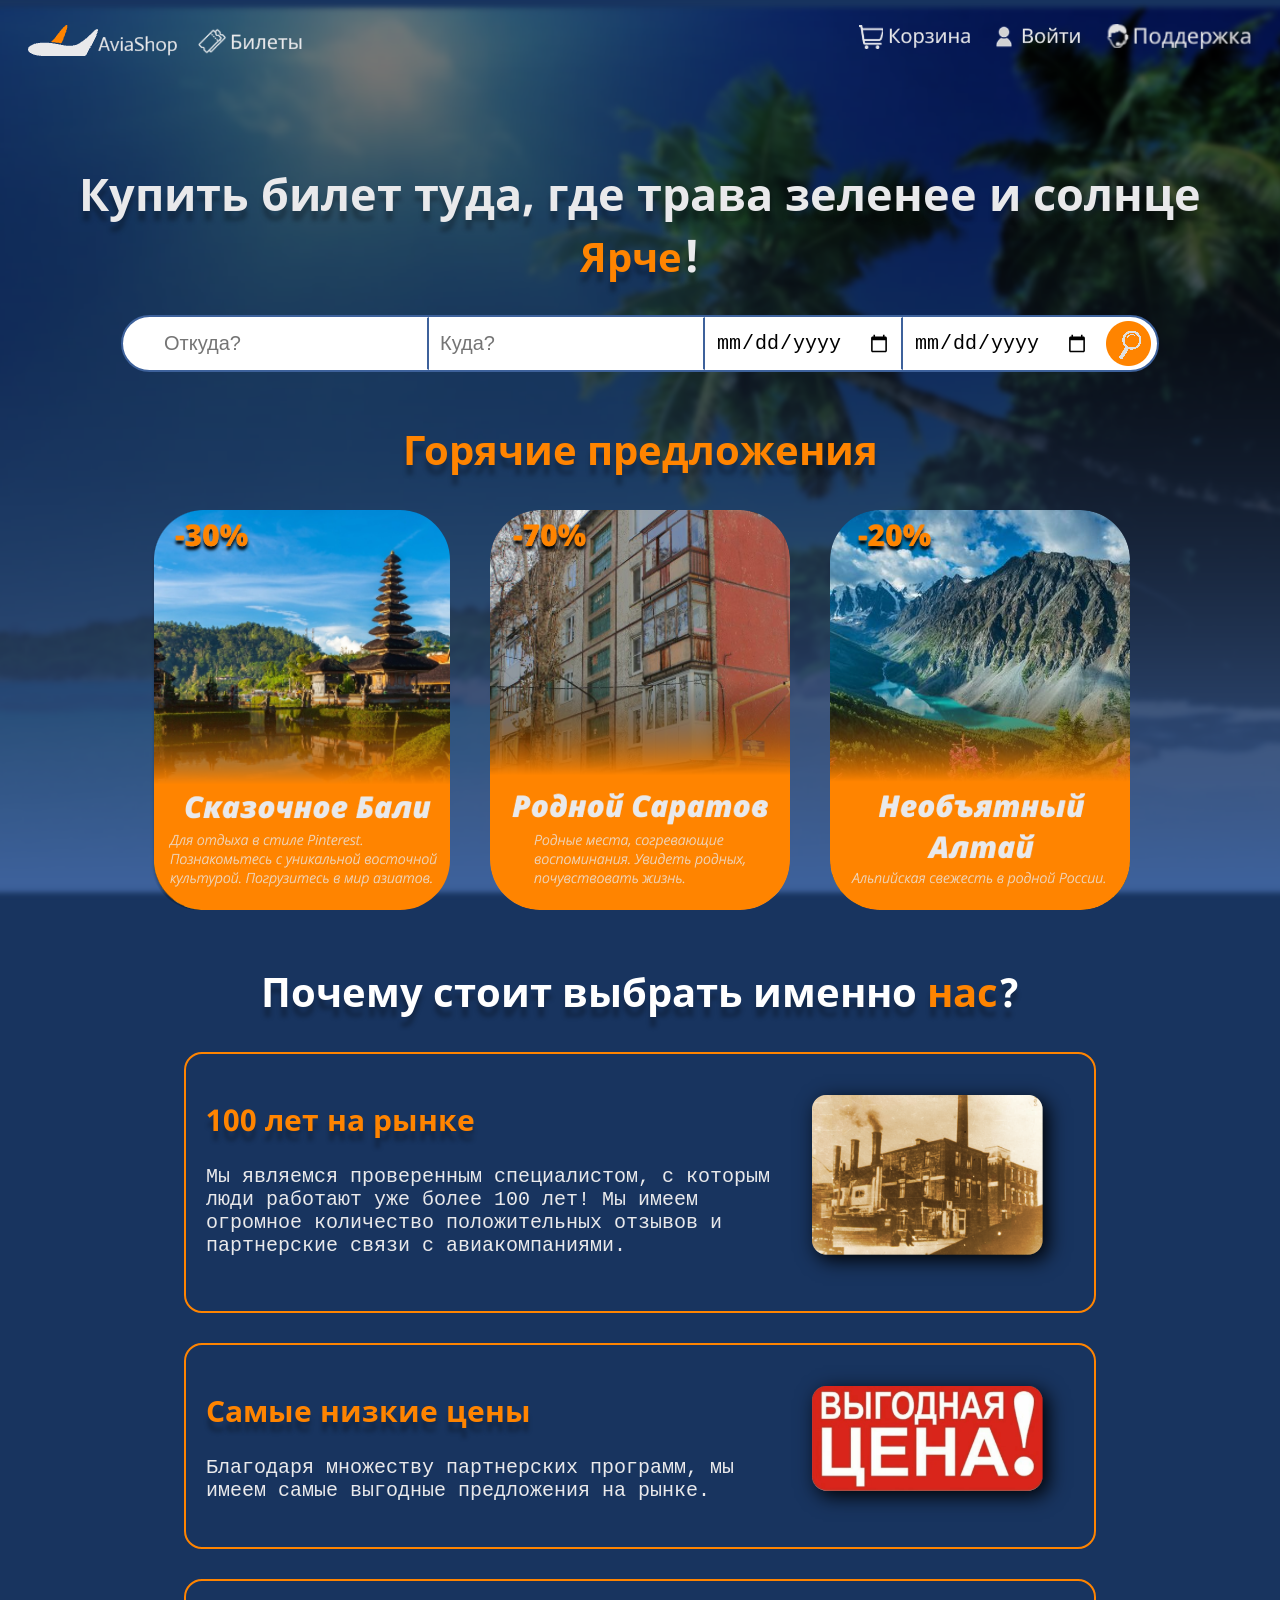
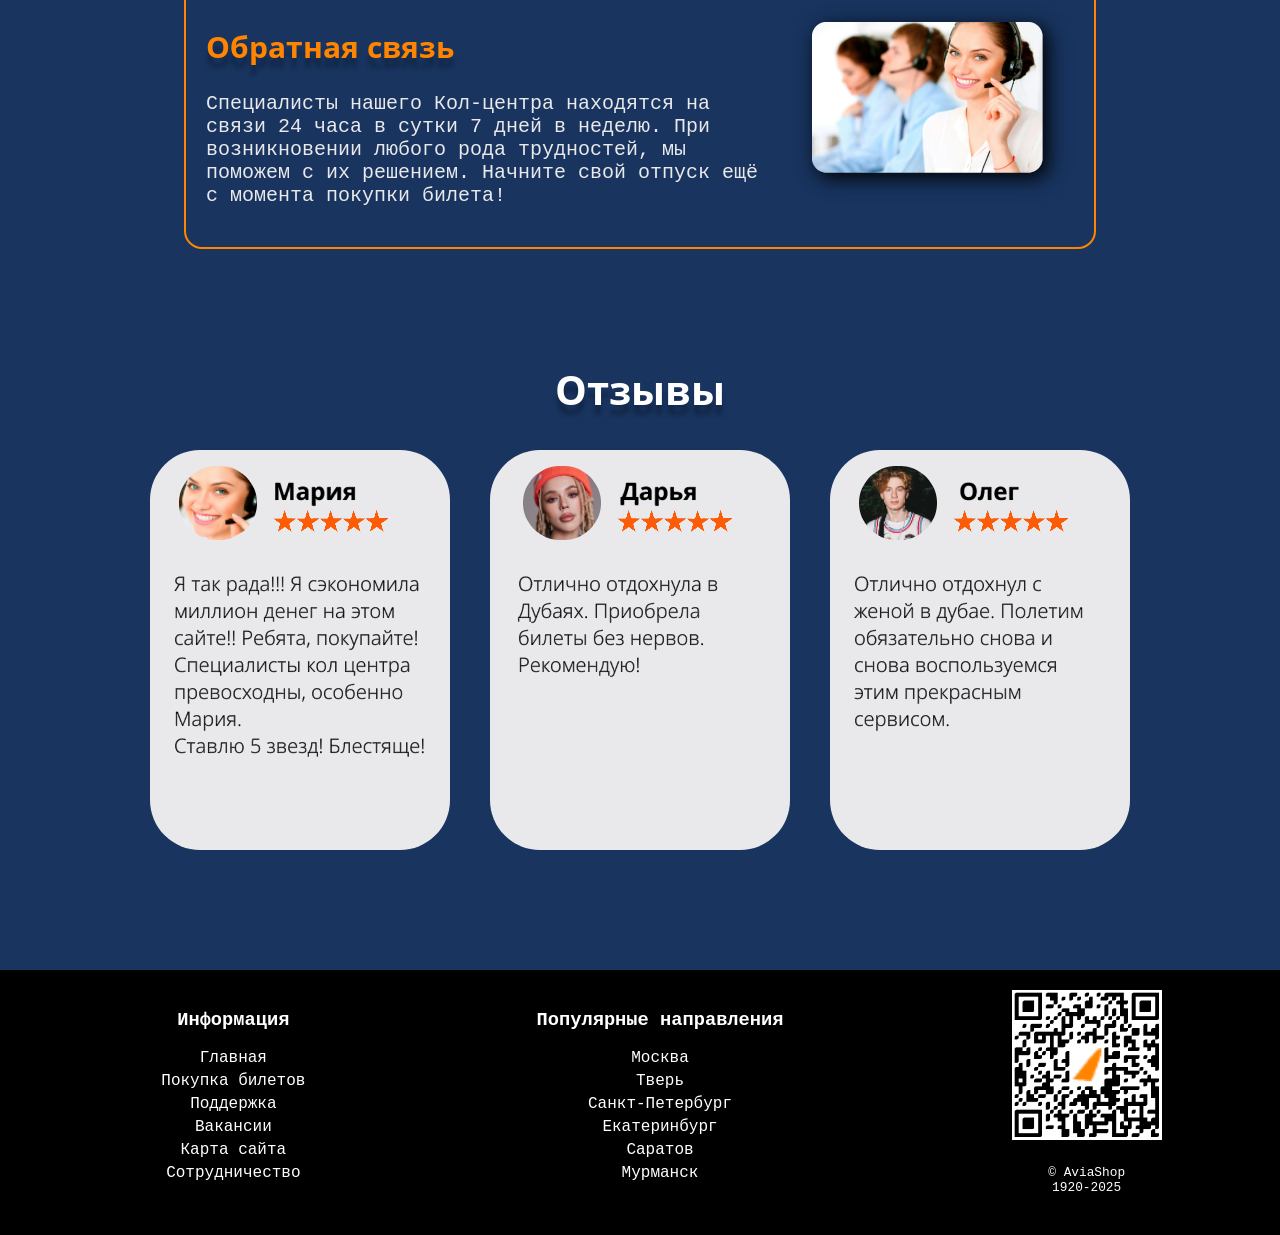
<file: LR3CMV-main/index.html>
<!DOCTYPE html>
<html lang="ru">
<head>
  <meta charset="UTF-8">
  <meta name="viewport" content="width=device-width, initial-scale=1.0">
  <title>AviaShop</title>
  <link rel="stylesheet" href="style.css">
  <link rel="stylesheet" href="fonts.css">
  <link rel="icon" href="/images/samoletik.png">
</head>
<body>
  <header>
    <div>
        <button class="logoButton"><a href="index.html"><img src="images/logo.png" width="150"></a></button>
        <button class="headerButton"><a href="tickets.html"><img src="images/tickets.png"></a></button>
    </div>
    <div>
        <button class="headerButton"><img src="images/bucket.png"></button>
        <div class="overlay" id="overlay"></div>
        <button class="headerButton" onclick="openLoginForm()"><img src="images/login.png"></button>
        <button class="headerButton"><img src="images/help.png" width="150"></button>
    </div>
  </header>
  <main>
    <h1 class="deviz">Купить билет туда, где трава зеленее и солнце <span class="recomheaderus"> Ярче</span>!</h1>
    <div class="ancient">
        <div class="search-container">
            <input type="text" placeholder="Откуда?" class="right-border">
            <input type="text" placeholder="Куда?" class="right-border">
            <input type="date" placeholder="Когда?" class="right-border">
            <input type="date" placeholder="Обратно?" class="no-border">
            <button class="search-button"><a href="tickets.html"><img src="images/lupa.png"></a></button>
        </div>
    </div>

    <div class="hot-offers">
      <h2 class="hotheader">Горячие предложения</h2>
      <div class="offer-container">
        <div class="offer-card">
          <img src="images/ad1.png">
        </div>
        <div class="offer-card">
          <img src="images/ad2.png">
        </div>
        <div class="offer-card">
          <img src="images/ad3.png">
        </div>
      </div>
    </div>

    <div class="advantage-container">
      <h2 class="recomheader">Почему стоит выбрать именно<span class="recomheaderus"> нас</span>?</h2>
      
      <div class="advantage-block">
        <div class="advantage-text">
          <h2>100 лет на рынке</h2>
          <p>Мы являемся проверенным специалистом, с которым люди работают уже более 100 лет!
             Мы имеем огромное количество положительных отзывов и партнерские связи с авиакомпаниями.</p>
        </div>
        <div class="advantage-image">
          <img src="images/fabric.png">
        </div>
      </div>
  
      <div class="advantage-block">
        <div class="advantage-text">
          <h2>Самые низкие цены</h2>
          <p>Благодаря множеству партнерских программ, мы имеем самые выгодные предложения на рынке.</p>
        </div>
        <div class="advantage-image">
          <img src="images/coolprice.png">
        </div>
      </div>
  
      <div class="advantage-block">
        <div class="advantage-text">
          <h2>Обратная связь</h2>
          <p>Специалисты нашего Кол-центра находятся на связи 24 часа в сутки 7 дней в неделю. При возникновении любого рода трудностей, мы поможем с их решением.
             Начните свой отпуск ещё с момента покупки билета!</p>
        </div>
        <div class="advantage-image">
          <img src="images/feedback.png">
        </div>
    </div>

    <div class="hot-offers">
      <h2 class="otzheader">Отзывы</h2>
      <div class="offer-container">
        <div class="offer-card">
          <img src="images/otz1.png">
        </div>
        <div class="offer-card">
          <img src="images/otz2.png">
        </div>
        <div class="offer-card">
          <img src="images/otz3.png">
        </div>
      </div>
    </div>

    <div class="login-form" id="loginForm">
      <h2>Авторизация</h2>
      <div>
        <text>Логин</text>
        <input type="text" id="login">
      </div>

      <div>
        <text>Пароль</text>
        <input type="password" id="password">
      </div>

      <div class="social-login">
        Войти через:
        <a href="#" id="loginvk"><img src="images/seti1.png" width="30" height="30"></a>
        <a href="#" id="loginfb"><img src="images/seti2.png" width="30" height="30"></a>
        <a href="#" id="loginok"><img src="images/seti3.png" width="30" height="30"></a>
      </div>

      <button id="loginButton">Вход</button>
  
      <div class="register-link">
        Нет аккаунта? <a href="#">Зарегистрироваться</a>
      </div>
    </div>

  </main>

  <footer>
    <div class="footer-columns">

      <div class="footer-column">
        <h3>Информация</h3>
        <a href="#">Главная</a>
        <a href="#">Покупка билетов</a>
        <a href="#">Поддержка</a>
        <a href="#">Вакансии</a>
        <a href="#">Карта сайта</a>
        <a href="#">Сотрудничество</a>
      </div>

      <div class="footer-column">
        <h3>Популярные направления</h3>
        <a href="#">Москва</a>
        <a href="#">Тверь</a>
        <a href="#">Санкт-Петербург</a>
        <a href="#">Екатеринбург</a>
        <a href="#">Саратов</a>
        <a href="#">Мурманск</a>
      </div>

      <div class="footer-column footer-qr">
        <img src="images/qr.png">
        <div class="footer-copyright">© AviaShop<br>1920-2025
        </div>
      </div>

    </div>
  </footer>

  <script src="index.js"></script>
</body>
</html>
</file>
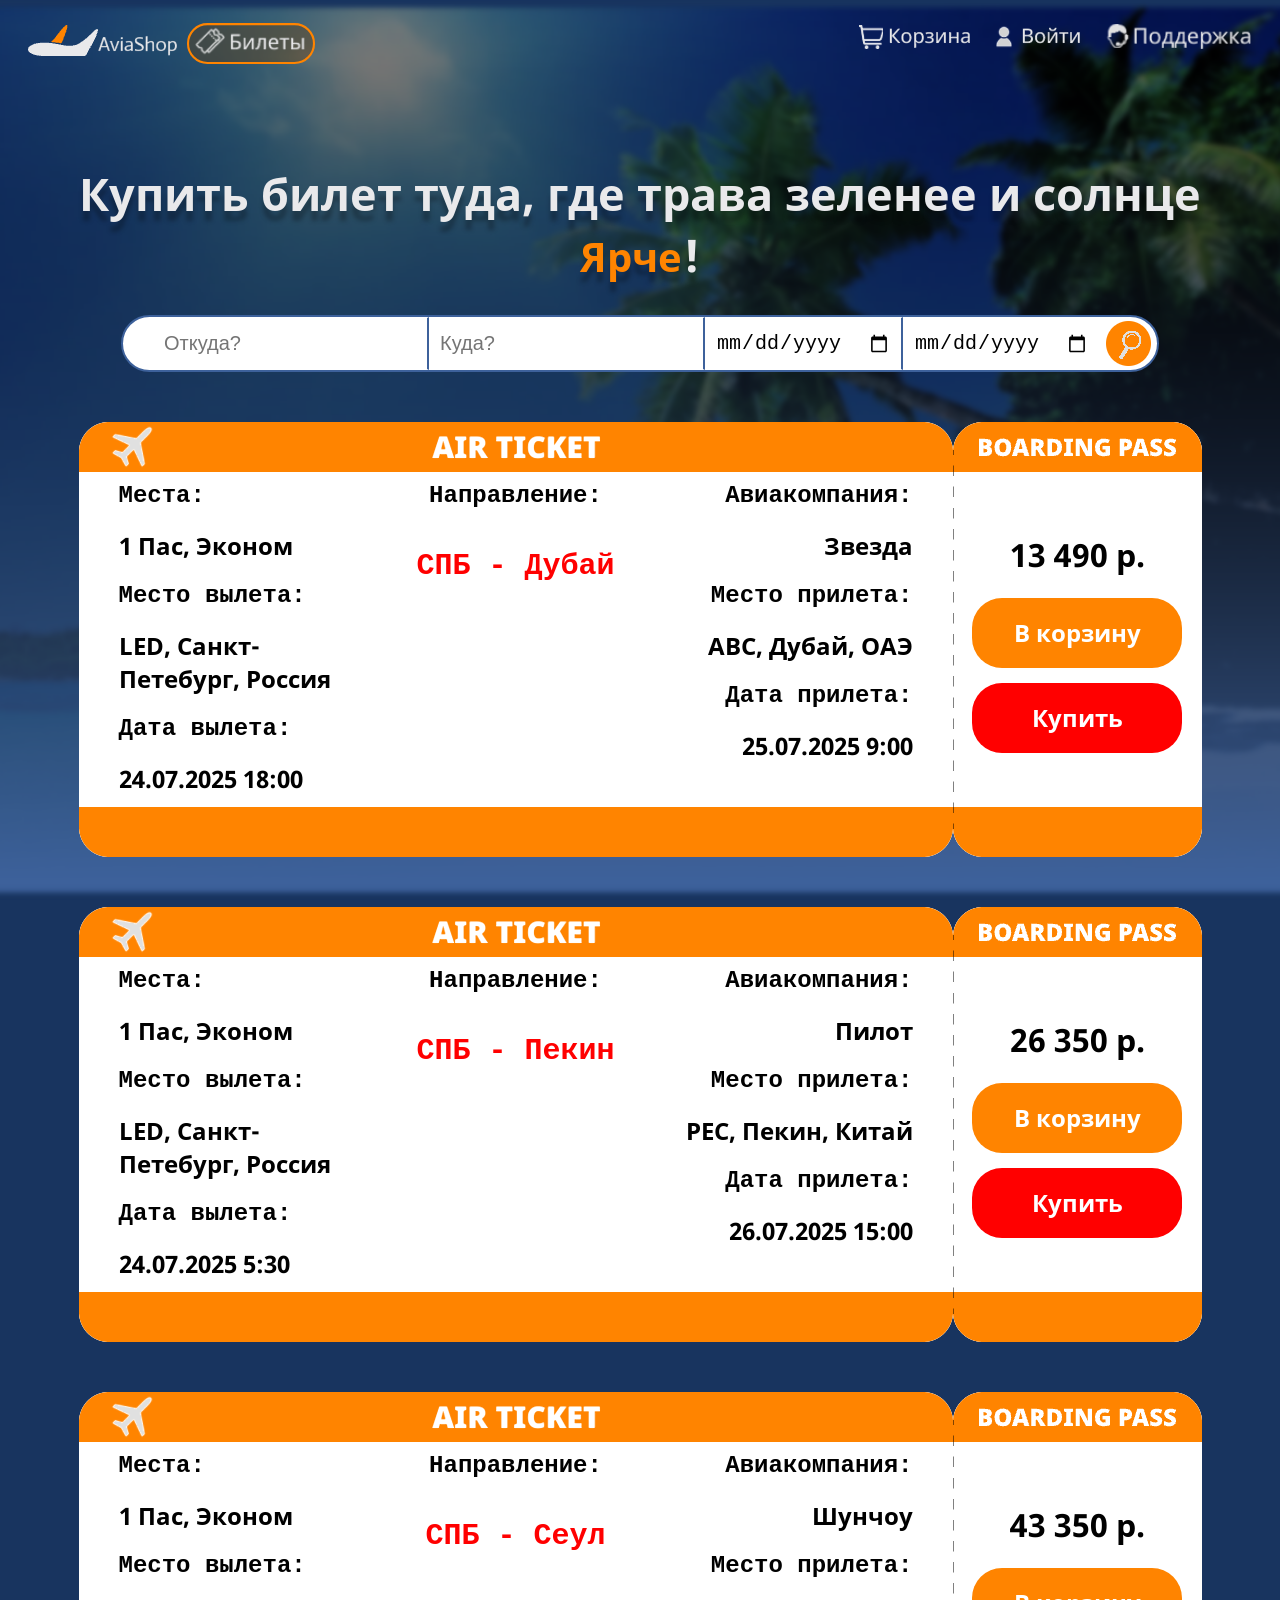
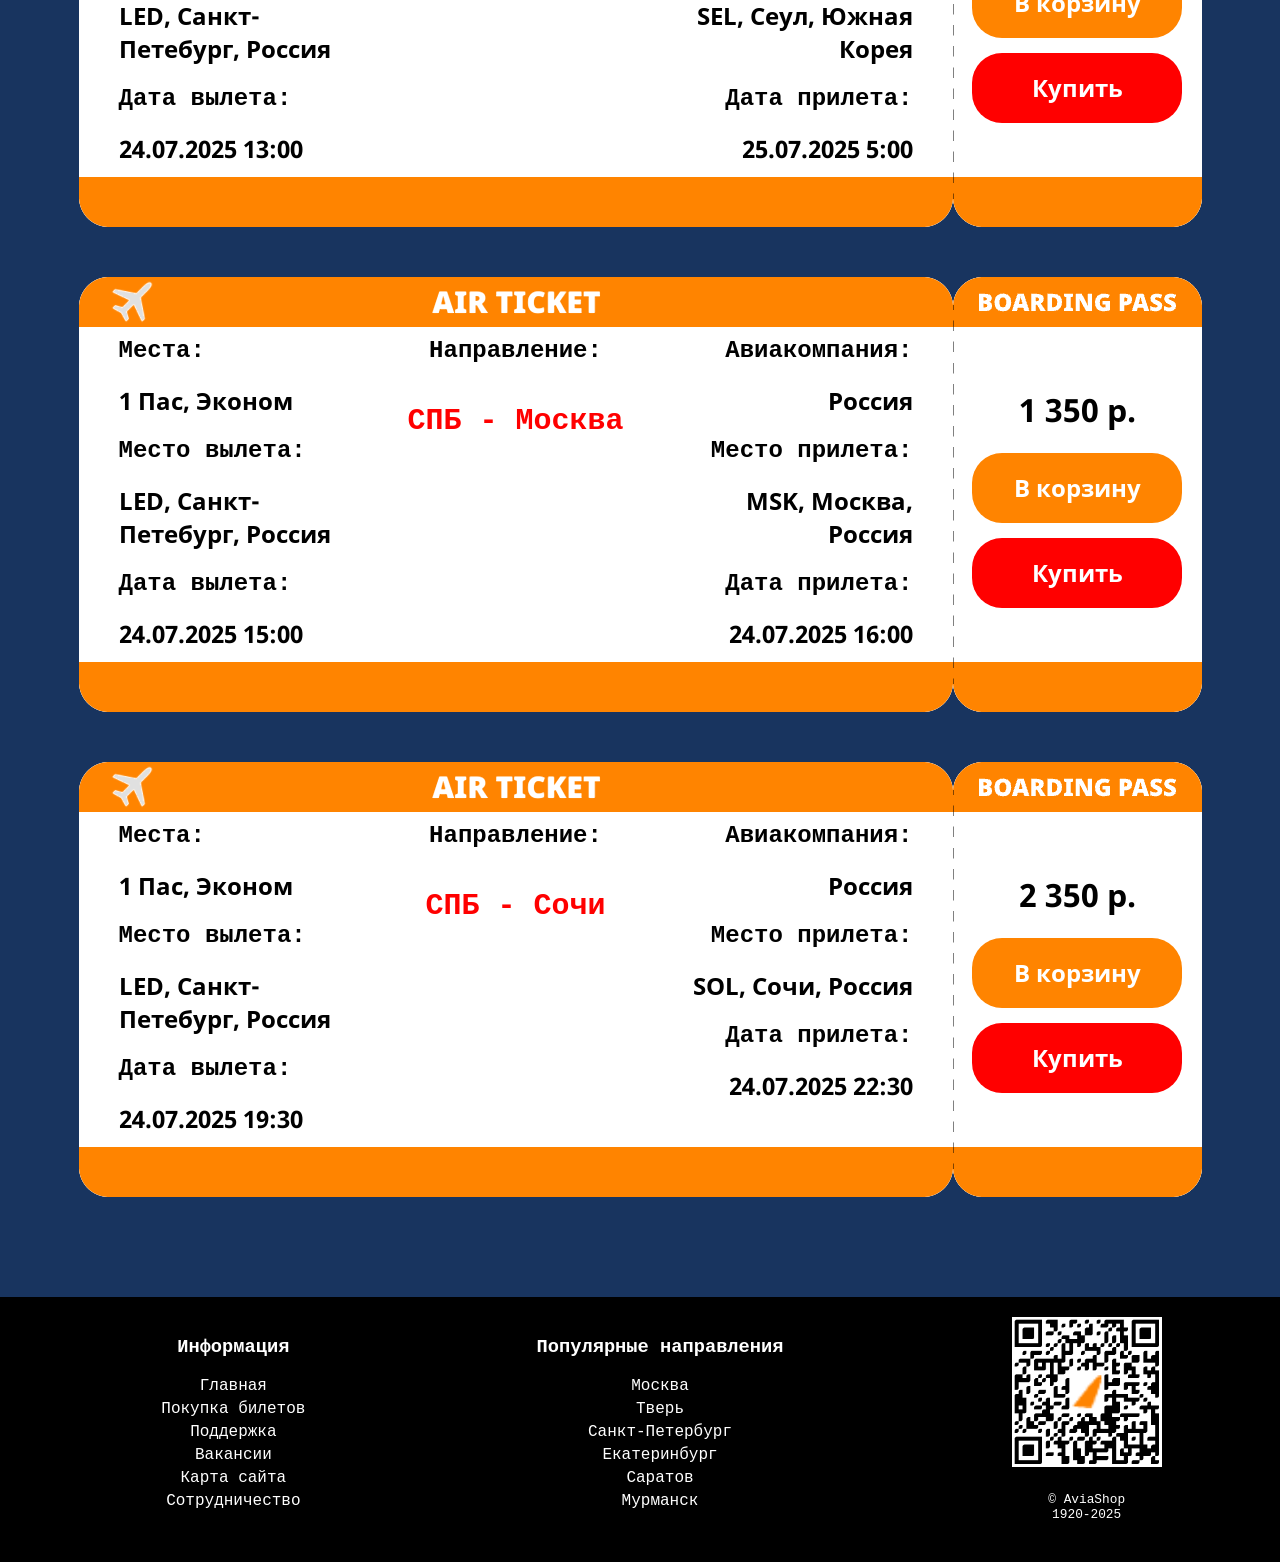
<file: LR3CMV-main/tickets.html>
<!DOCTYPE html>
<html lang="ru">
<head>
  <meta charset="UTF-8">
  <meta name="viewport" content="width=device-width, initial-scale=1.0">
  <title>AviaShop</title>
  <link rel="stylesheet" href="style.css">
  <link rel="stylesheet" href="fonts.css">
  <link rel="icon" href="/images/samoletik.png">
</head>
<body>
  <header>
    <div>
        <button class="logoButton"><a href="index.html"><img src="images/logo.png" width="150"></a></button>
        <button class="headerButton1"><a href="tickets.html"><img src="images/tickets.png"></a></button>
    </div>
    <div>
        <button class="headerButton"><img src="images/bucket.png"></button>
        <div class="overlay" id="overlay"></div>
        <button class="headerButton" onclick="openLoginForm()"><img src="images/login.png"></button>
        <button class="headerButton"><img src="images/help.png" width="150"></button>
    </div>
  </header>
  <main>
    <h1 class="deviz">Купить билет туда, где трава зеленее и солнце <span class="recomheaderus"> Ярче</span>!</h1>
    <div class="ancient">
        <div class="search-container">
            <input type="text" placeholder="Откуда?" class="right-border">
            <input type="text" placeholder="Куда?" class="right-border">
            <input type="date" placeholder="Когда?" class="right-border">
            <input type="date" placeholder="Обратно?" class="no-border">
            <button class="search-button"><a href="tickets.html"><img src="images/lupa.png"></a></button>
        </div>
    </div>

    <div class="wrapper">
      <div class="container container-one">
        <div class="columns">
          <div class="column column-left">
            <h2>Места:</h2>
            <text>1 Пас, Эконом</text>
            <h2>Место вылета:</h2>
            <text>LED, Санкт-Петебург, Россия</text>
            <h2>Дата вылета:</h2>
            <text>24.07.2025 18:00</text>
          </div>
          <div class="column column-center">
            <h2>Направление:</h2>
            <h1>СПБ - Дубай</h1>
          </div>
          <div class="column column-right">
            <h2>Авиакомпания:</h2>
            <text>Звезда</text>
            <h2>Место прилета:</h2>
            <text>ABC, Дубай, ОАЭ</text>
            <h2>Дата прилета:</h2>
            <text>25.07.2025 9:00</text>
          </div>
        </div>
      </div>
  
      <div class="container container-two">
        <h1>13 490 р.</h1>
        <button>В корзину</button>
        <button class="buybutton">Купить</button>
      </div>
    </div>

    <div class="wrapper">
        <div class="container container-one">
          <div class="columns">
            <div class="column column-left">
              <h2>Места:</h2>
              <text>1 Пас, Эконом</text>
              <h2>Место вылета:</h2>
              <text>LED, Санкт-Петебург, Россия</text>
              <h2>Дата вылета:</h2>
              <text>24.07.2025 5:30</text>
            </div>
            <div class="column column-center">
              <h2>Направление:</h2>
              <h1>СПБ - Пекин</h1>
            </div>
            <div class="column column-right">
              <h2>Авиакомпания:</h2>
              <text>Пилот</text>
              <h2>Место прилета:</h2>
              <text>PEC, Пекин, Китай</text>
              <h2>Дата прилета:</h2>
              <text>26.07.2025 15:00</text>
            </div>
          </div>
        </div>
    
        <div class="container container-two">
          <h1>26 350 р.</h1>
          <button>В корзину</button>
          <button class="buybutton">Купить</button>
        </div>
      </div>

      <div class="wrapper">
        <div class="container container-one">
          <div class="columns">
            <div class="column column-left">
              <h2>Места:</h2>
              <text>1 Пас, Эконом</text>
              <h2>Место вылета:</h2>
              <text>LED, Санкт-Петебург, Россия</text>
              <h2>Дата вылета:</h2>
              <text>24.07.2025 13:00</text>
            </div>
            <div class="column column-center">
              <h2>Направление:</h2>
              <h1>СПБ - Сеул</h1>
            </div>
            <div class="column column-right">
              <h2>Авиакомпания:</h2>
              <text>Шунчоу</text>
              <h2>Место прилета:</h2>
              <text>SEL, Сеул, Южная Корея</text>
              <h2>Дата прилета:</h2>
              <text>25.07.2025 5:00</text>
            </div>
          </div>
        </div>
    
        <div class="container container-two">
          <h1>43 350 р.</h1>
          <button>В корзину</button>
          <button class="buybutton">Купить</button>
        </div>
      </div>

      <div class="wrapper">
        <div class="container container-one">
          <div class="columns">
            <div class="column column-left">
              <h2>Места:</h2>
              <text>1 Пас, Эконом</text>
              <h2>Место вылета:</h2>
              <text>LED, Санкт-Петебург, Россия</text>
              <h2>Дата вылета:</h2>
              <text>24.07.2025 15:00</text>
            </div>
            <div class="column column-center">
              <h2>Направление:</h2>
              <h1>СПБ - Москва</h1>
            </div>
            <div class="column column-right">
              <h2>Авиакомпания:</h2>
              <text>Россия</text>
              <h2>Место прилета:</h2>
              <text>MSK, Москва, Россия</text>
              <h2>Дата прилета:</h2>
              <text>24.07.2025 16:00</text>
            </div>
          </div>
        </div>
    
        <div class="container container-two">
          <h1>1 350 р.</h1>
          <button>В корзину</button>
          <button class="buybutton">Купить</button>
        </div>
      </div>

      <div class="wrapper">
        <div class="container container-one">
          <div class="columns">
            <div class="column column-left">
              <h2>Места:</h2>
              <text>1 Пас, Эконом</text>
              <h2>Место вылета:</h2>
              <text>LED, Санкт-Петебург, Россия</text>
              <h2>Дата вылета:</h2>
              <text>24.07.2025 19:30</text>
            </div>
            <div class="column column-center">
              <h2>Направление:</h2>
              <h1>СПБ - Сочи</h1>
            </div>
            <div class="column column-right">
              <h2>Авиакомпания:</h2>
              <text>Россия</text>
              <h2>Место прилета:</h2>
              <text>SOL, Сочи, Россия</text>
              <h2>Дата прилета:</h2>
              <text>24.07.2025 22:30</text>
            </div>
          </div>
        </div>
    
        <div class="container container-two">
          <h1>2 350 р.</h1>
          <button>В корзину</button>
          <button class="buybutton">Купить</button>
        </div>
      </div>

    <div class="login-form" id="loginForm">
      <h2>Авторизация</h2>
      <div>
        <text>Логин</text>
        <input type="text">
      </div>

      <div>
        <text>Пароль</text>
        <input type="password">
      </div>

      <div class="social-login">
        Войти через:
        <a href="#"><img src="images/seti1.png" width="30" height="30"></a>
        <a href="#"><img src="images/seti2.png" width="30" height="30"></a>
        <a href="#"><img src="images/seti3.png" width="30" height="30"></a>
      </div>

      <button>Вход</button>
  
      <div class="register-link">
        Нет аккаунта? <a href="#">Зарегистрироваться</a>
      </div>
    </div>

  </main>

  <footer>
    <div class="footer-columns">

      <div class="footer-column">
        <h3>Информация</h3>
        <a href="#">Главная</a>
        <a href="#">Покупка билетов</a>
        <a href="#">Поддержка</a>
        <a href="#">Вакансии</a>
        <a href="#">Карта сайта</a>
        <a href="#">Сотрудничество</a>
      </div>

      <div class="footer-column">
        <h3>Популярные направления</h3>
        <a href="#">Москва</a>
        <a href="#">Тверь</a>
        <a href="#">Санкт-Петербург</a>
        <a href="#">Екатеринбург</a>
        <a href="#">Саратов</a>
        <a href="#">Мурманск</a>
      </div>

      <div class="footer-column footer-qr">
        <img src="images/qr.png">
        <div class="footer-copyright">© AviaShop<br>1920-2025
        </div>
      </div>

    </div>
  </footer>

  <script src="index.js"></script>
</body>
</html>
</file>
<file: LR3CMV-main/style.css>
body {
    font-family: "Noto Sans", sans-serif;
    margin: 0;
    padding: 0;
    box-sizing: border-box;
    background: url('images/background.png') center center/cover;
    background-color: #18345f;
    background-attachment: fixed;
}

header {
    padding: 20px;
    text-align: center;
    display: flex;
    justify-content: space-between;
}

.headerButton {
    background-color: transparent;
    cursor: pointer;
    font-size: 16px;
    border-radius: 20px;
    border: transparent 2px solid;
    transition: all 0.9s ease;
}

.headerButton1 {
    background-color: rgba(112,58,0, 0.35);
    cursor: pointer;
    font-size: 16px;
    border-radius: 20px;
    border: transparent 2px solid;
    border: #ff8400 2px solid;
    transition: all 0.9s ease;
    transform: scale(1.05);
}

.headerButton:hover {
    border: #ff8400 2px solid;
    background-color: rgba(112,58,0, 0.35);
    transition: all 0.9s ease;
    transform: scale(1.05);
}

.logoButton {
    background-color: transparent;
    border: transparent 2px solid;
    cursor: pointer;
}

main {
    text-align: center;
    padding: 50px;
}

.search-container {
    height: 53px;
    border-radius: 30px;
    border: rgb(61, 97, 155) 2px solid;
    background-color: white;
    display: flex;
    flex-direction: row;
    padding-left: 30px;
}

.search-container input {
    padding: 10px;
    font-size: 20px;
    position:relative;
}

 .right-border{
    padding: 10px;
    font-size: 20px;
    border: transparent 1px solid;
    position:relative;
    border-right: rgb(61, 97, 155) 2px solid;
}

.no-border {
    border: transparent 1px solid;
}

.search-button {
    background-color: transparent;
    border-radius: 50px;
    border: none;
    cursor: pointer;
    margin-top: 3px;
    transition: all 0.3s ease;
}

.search-container input:focus {
    outline: none;
}

.search-button:hover {
    filter: brightness(120%);
    transform: scale(1.10);
    transition: all 0.3s ease;
}

.hot-offers {
    margin-top: 50px;
    text-align: center;
}

.offer-container {
    display: flex;
    justify-content: center;
    margin-top: 20px;
}

.offer-card {
    width: 300px;
    height: 400px;
    margin: 0 20px;
    border: transparent;
    border-radius: 50px;
    overflow: hidden;
    transition: all 0.5s ease;
}

.deviz {
    font-size: 45px;
    color: #e9e9eb;
    text-shadow: 0px 10px 4px rgba(0, 0, 0, 0.25);
}

.ancient {
    display: flex;
    align-items: center;
    justify-content: center;
}

.hotheader {
    font-size: 40px;
    color: #ff8400;
    text-shadow: 0px 10px 4px rgba(0, 0, 0, 0.25);
}

.otzheader {
    font-size: 40px;
    color: #ffffff;
    text-shadow: 0px 10px 4px rgba(0, 0, 0, 0.25);
}

.offer-card:hover {
    transform: scale(1.05);
    cursor: pointer;
    box-shadow: 10px 10px 4px rgba(0, 0, 0, 0.4);
    transition: all 0.5s ease;
}

.recomheader {
    font-size: 40px;
    color: #ffffff;
    text-shadow: 0px 10px 4px rgba(0, 0, 0, 0.25);
}

.recomheaderus {
    font-size: 40px;
    color: #ff8400;
    text-shadow: 0px 10px 4px rgba(0, 0, 0, 0.25);
}

.advantage-container {
    display: flex;
    flex-direction: column;
    align-items: center;
    padding: 20px;
  }

.advantage-block {
    display: flex;
    width: 80%;
    margin-bottom: 30px;
    border: 2px solid #ff8400;
    border-radius: 18px;
    padding: 20px;
    box-sizing: border-box;
}

.advantage-text {
    flex: 2;
    text-align: left;
    padding-right: 20px;
}

.advantage-text h2 {
    color: #ff8400;
    font-size: 30px;
    text-shadow: 0px 10px 4px rgba(0, 0, 0, 0.25);
}

.advantage-text p {
    color: #e9e9eb;
    font-size: 20px;
    font-family: 'Courier New', Courier, monospace;
}

.advantage-image {
    flex: 1;
}

.advantage-image img {
    width: 100%;
    height: auto;
    border-radius: 8px;
    object-fit: cover;
}

footer {
    background-color: #000;
    color: #fff;
    padding: 20px;
    width: 100%;
    margin-top: 50px;
    font-family: 'Courier New', Courier, monospace;
}

.footer-columns {
    display: flex;
    justify-content: space-around;
}

.footer-column a {
    color: #fff;
    text-decoration: none;
    display: block; 
    margin-bottom: 5px;
    font-family: 'Courier New', Courier, monospace;
}

.footer-column a:hover {
    text-decoration: underline;
}

.footer-qr img {
    width: 150px;
    height: 150px;
}

.footer-copyright {
    text-align: center;
    margin-top: 20px;
    font-size: 0.8em;
}

.footer-column {
    width: 80%;
    text-align: center;
    margin-bottom: 20px;
}

.overlay {
    position: fixed;
    top: 0;
    left: 0;
    width: 100%;
    height: 100%;
    background-color: rgba(0, 0, 0, 0.5); /* Полупрозрачный черный */
    backdrop-filter: blur(5px); /* Размытие фона */
    z-index: 10; /* Поверх всего контента */
    display: none; /* Скрыт по умолчанию */
}

.login-form {
    width: 600px;
    height: 400px;
    border-radius: 30px;
    position: fixed;
    top: 50%;
    left: 50%;
    transform: translate(-50%, -50%);
    background-color: #fff;
    padding: 30px;
    box-shadow: 0 0 20px rgba(0, 0, 0, 0.3);
    z-index: 11;
    display: none; /* Скрыта по умолчанию */
    text-align: center;
}

.login-form h2 {
    font-size: 36px;
}

.login-form input[type="text"],
.login-form input[type="password"] {
    padding: 10px;
    margin-bottom: 15px;
    border: none;
    border-radius: 30px;
    width: 300px;
    font-size: 20px;
    background-color: #e9e9eb;
}

.login-form text {
    font-size: 24px;
    padding: 30px;
    font-family: 'Courier New', Courier, monospace;
}

.login-form .social-login {
    font-size: 20px;
    font-family: 'Courier New', Courier, monospace;
    color: #000;
    margin-bottom: 10px;
}

.login-form button {
    padding: 10px 20px;
    background-color: #ff8400;
    color: white;
    border: none;
    border-radius: 30px;
    cursor: pointer;
    font-size: 30px;
    margin-top: 10px;
    width: 200px;
    height: 60px;
    font-family: "Noto Sans";
    transition: all 0.3s ease;
}

.login-form button:hover {
    filter: brightness(120%);
    transform: scale(1.10);
    transition: all 0.3s ease;
}

.login-form .register-link {
    margin-top: 30px;
}

.login-form .register-link a {
    color: #ff8400;
    text-decoration: none;
}

.login-form .register-link a:hover{
    color: #ff8400;
    text-decoration: underline;
}

.ticket {
    background-image: url("images/ticket.png");
}

.wrapper {
    display: flex; /* Для размещения контейнеров в строку */
    width: 100%;
    box-sizing: border-box;
    padding: 0;
    display: flex;
    justify-content: center;
    margin-top: 50px;
  }

  /* Общие стили для контейнеров */
.container {
    width: 50%;
    position: relative;
    overflow: hidden;
    box-sizing: border-box;
    padding: 20px;
    margin: 0; /* Убираем внешние отступы для плотного прилегания */
}

  /* Стили для первого контейнера */
.container-one {
    height: 435px;
    background: url("images/ticket.png") no-repeat center center;
    color: #000;
    width: 874px;
}

.columns {
    display: flex;
    height: 100%;
}

.columns h2 {
    font-family: 'Courier New', Courier, monospace;
    font-size: 24px;
}

.columns h1 {
    font-family: 'Courier New', Courier, monospace;
    font-size: 30px;
    color: red;
}

.columns text {
    font-size: 24px;
}

.column {
    flex: 1;
    display: flex;
    align-items: left;
    padding: 20px;
    box-sizing: border-box;
    flex-direction: column;
}

.column-left {
    text-align: left;
}

.column-center {
    text-align: center;
}

.column-right {
    text-align: right;
}

.container-two {
    background: url("images/boarding.png") no-repeat center center;
    color: #000;
    padding: 50px;
    display: flex;
    flex-direction: column;
    align-items: center;
    justify-content: center;
    text-align: center;
    width: 249px;
}

.container-two button {
    font-family: "Noto Sans";
    font-size: 24px;
    border: none;
    border-radius: 30px;
    cursor: pointer;
    margin-bottom: 15px;
    color: #ffffff;
    background-color: #ff8400;
    width: 210px;
    height: 70px;
    transition: all 0.3s ease;
}

.container-two .buybutton {
    background-color: red;
}

.container-two button:hover {
    filter: brightness(120%);
    transform: scale(1.10);
    transition: all 0.3s ease;
}
</file>
<file: LR3CMV-main/fonts.css>
@font-face {
    font-family: 'Noto Sans';
    src: url('./fonts/NotoSans-Bold.ttf') format('truetype');
        /* url('./fonts/NotoSans-BoldItalic.ttf') format('truetype'),
        url('./fonts/NotoSans-Italic.ttf') format('truetype'),
        url('./fonts/NotoSans-Regular.ttf') format('truetype'); */
    font-weight: 500;
    font-display: swap;
}
</file>
